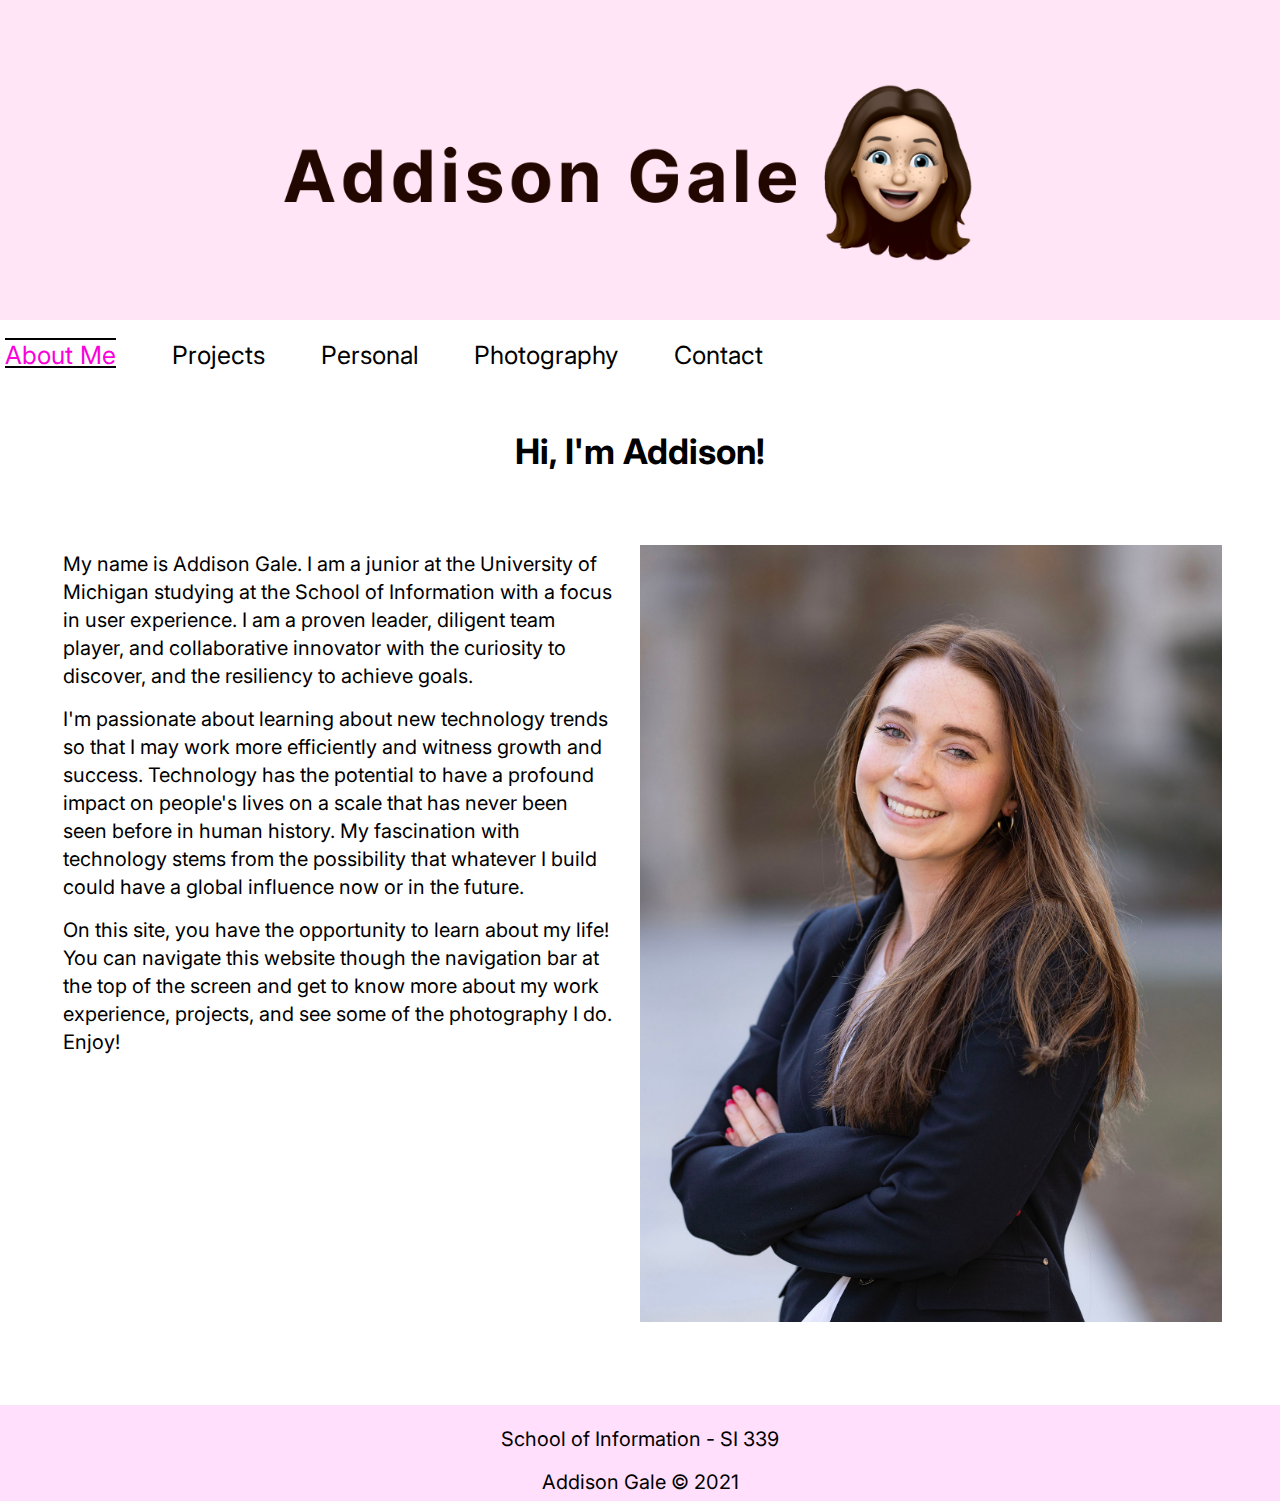
<file: index.html>
<!DOCTYPE html>
<html lang="en-US">

<head>
	<meta charset="UTF-8">
	<meta name="viewport" content="width=device-width, initial-scale=1.0">
	<title>About Me</title>
	<link rel="icon" type="image/png" href="images/favicon.ico">
	<link rel="stylesheet" href="css/html5reset.css">
	<link rel="stylesheet" href="css/style.css">
	<link rel="stylesheet" href="https://fonts.googleapis.com/css2?family=Inter&display=swap">
	<!-- Global site tag (gtag.js) - Google Analytics -->
	<script async src="https://www.googletagmanager.com/gtag/js?id=G-8BKKLFZXF0"></script>
	<script>
 		window.dataLayer = window.dataLayer || [];
 		function gtag(){dataLayer.push(arguments);}
		gtag('js', new Date());
		gtag('config', 'G-8BKKLFZXF0');
	</script>
</head>

<body class="ag_about">
	<div class="skip"><a href="#content">Skip to Main Content</a></div>
	<header>
		<div class="banner">
			<img src="images/banner.png" alt="My memoji and name"/>
		</div>
		<nav>
			<ul>
				<li><a href="index.html" aria-current="page"> About Me</a></li>
				<li><a href="projects.html">Projects</a></li>
				<li><a href="personal.html">Personal</a></li>
				<li><a href="photography.html">Photography</a></li>
				<li><a href="contact.html">Contact</a></li>
			</ul>
		</nav>

		<h1>Hi, I'm Addison!</h1>

	</header>

	<div class="site_content">
		<main id="content">
			<div class="aboutme">
				<p>My name is Addison Gale. I am a junior at the University of Michigan studying at the School of
					Information with a focus in user experience. I am a proven leader, diligent team player, and
					collaborative innovator with the curiosity to discover, and the resiliency to achieve goals.</p>
				<p>I'm passionate about learning about new technology trends so that I may work more efficiently and witness
					growth and success. Technology has the potential to have a profound impact on people's lives on a scale
					that has never been seen before in human history. My fascination with technology stems from the
					possibility that whatever I build could have a global influence now or in the future.</p>
				<p>On this site, you have the opportunity to learn about my life! You can navigate this website though the navigation bar at the top of the screen and get to know more about my work experience, projects, and see some of the photography I do. Enjoy!</p>
			</div>
			<img src="images/portrait.jpg" class="portrait_img" alt="Portrait of Addison Gale." />
		<form action="https://formspree.io/f/mvoloojg" method="POST">
		</main>
	</div>

	<footer class="page_footer">
		<p>School of Information - SI&nbsp;339</p>
		<p>Addison Gale &copy; 2021</p>
	</footer>
</body>

</html>
</file>
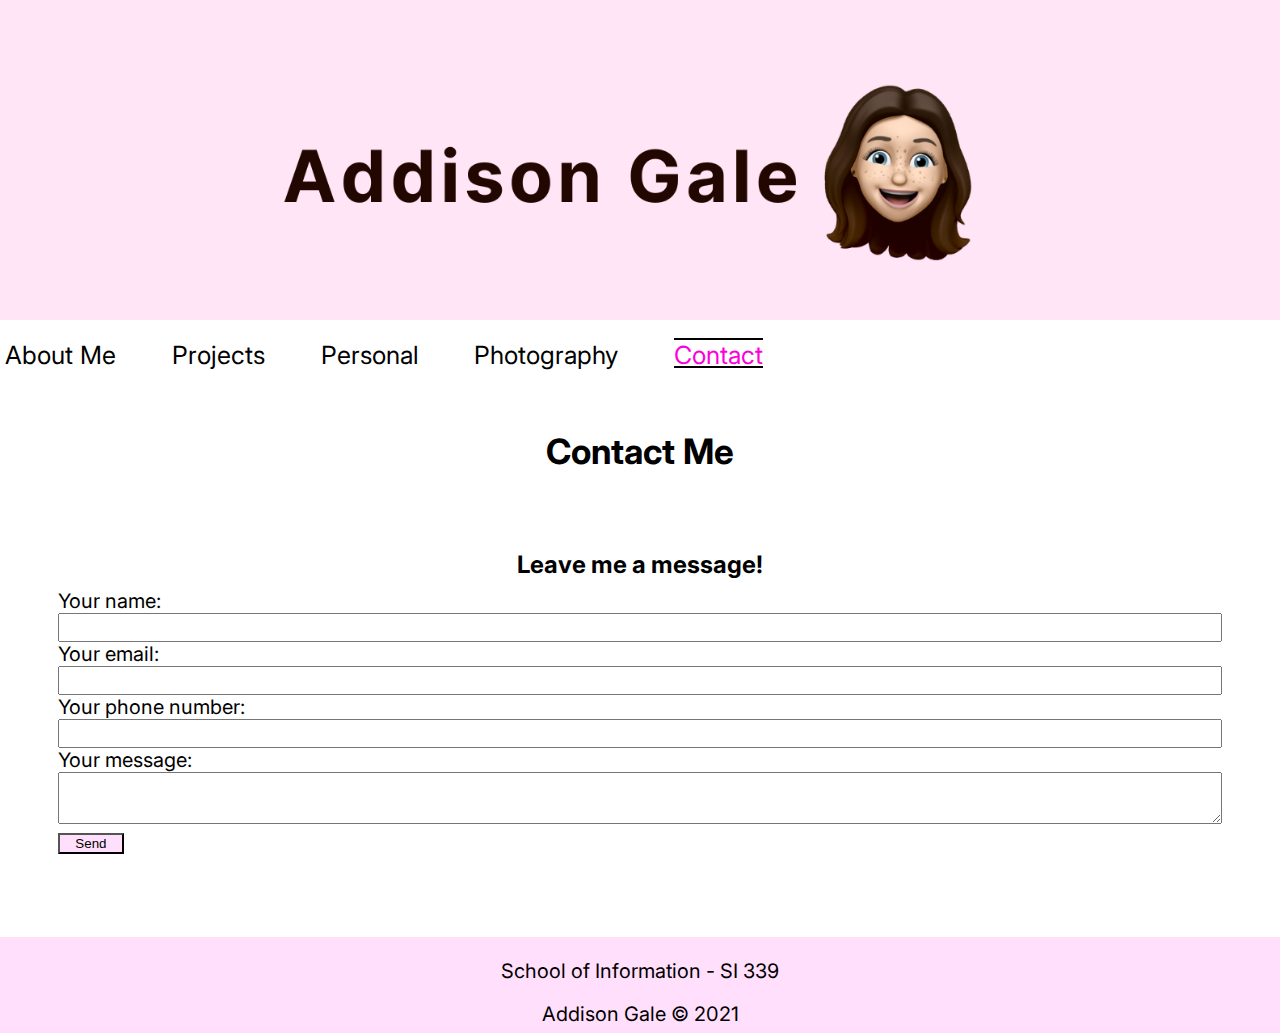
<file: contact.html>
<!DOCTYPE html>
<html lang="en-US">

<head>
	<meta charset="UTF-8">
	<meta name="viewport" content="width=device-width, initial-scale=1.0">
	<title>About Me</title>
	<link rel="icon" type="image/png" href="images/favicon.ico">
	<link rel="stylesheet" href="css/html5reset.css">
	<link rel="stylesheet" href="css/style.css">
	<link rel="stylesheet" href="https://fonts.googleapis.com/css2?family=Inter&display=swap">
	<!-- Global site tag (gtag.js) - Google Analytics -->
	<script async src="https://www.googletagmanager.com/gtag/js?id=G-8BKKLFZXF0"></script>
	<script>
 		window.dataLayer = window.dataLayer || [];
 		function gtag(){dataLayer.push(arguments);}
		gtag('js', new Date());
		gtag('config', 'G-8BKKLFZXF0');
	</script>
</head>

<body class="contact">
	<div class="skip"><a href="#content">Skip to Main Content</a></div>
	<header>
        <div class="banner">
			<img src="images/banner.png" alt="My memoji and name"/>
		</div>
		<nav>
			<ul>
				<li><a href="index.html">About Me</a></li>
				<li><a href="projects.html">Projects</a></li>
				<li><a href="personal.html">Personal</a></li>
                <li><a href="photography.html">Photography</a></li>
                <li><a href="contact.html" aria-current="page">Contact</a></li>
			</ul>
		</nav>

		<h1>Contact Me</h1>

	</header>

	<div class="site_content">
		<main id="content">
		<form action="https://formspree.io/f/mvoloojg" method="POST">
		<section>
			<div class="form">
                <h2>Leave me a message!</h2>
				<label>Your name:<input type="name" name="name"></label>
                <label>Your email:<input type="email" name="_replyto"></label>
                <label>Your phone number:<input type="phone" name="phone_number"></label>
				<label>Your message:<textarea name="message"></textarea></label>
				<button type="submit">Send</button>
		</form>
			</div>
		</section>
		</main>
	</div>

	<footer class="page_footer">
		<p>School of Information - SI&nbsp;339</p>
		<p>Addison Gale &copy; 2021</p>
	</footer>
</body>

</html>
</file>
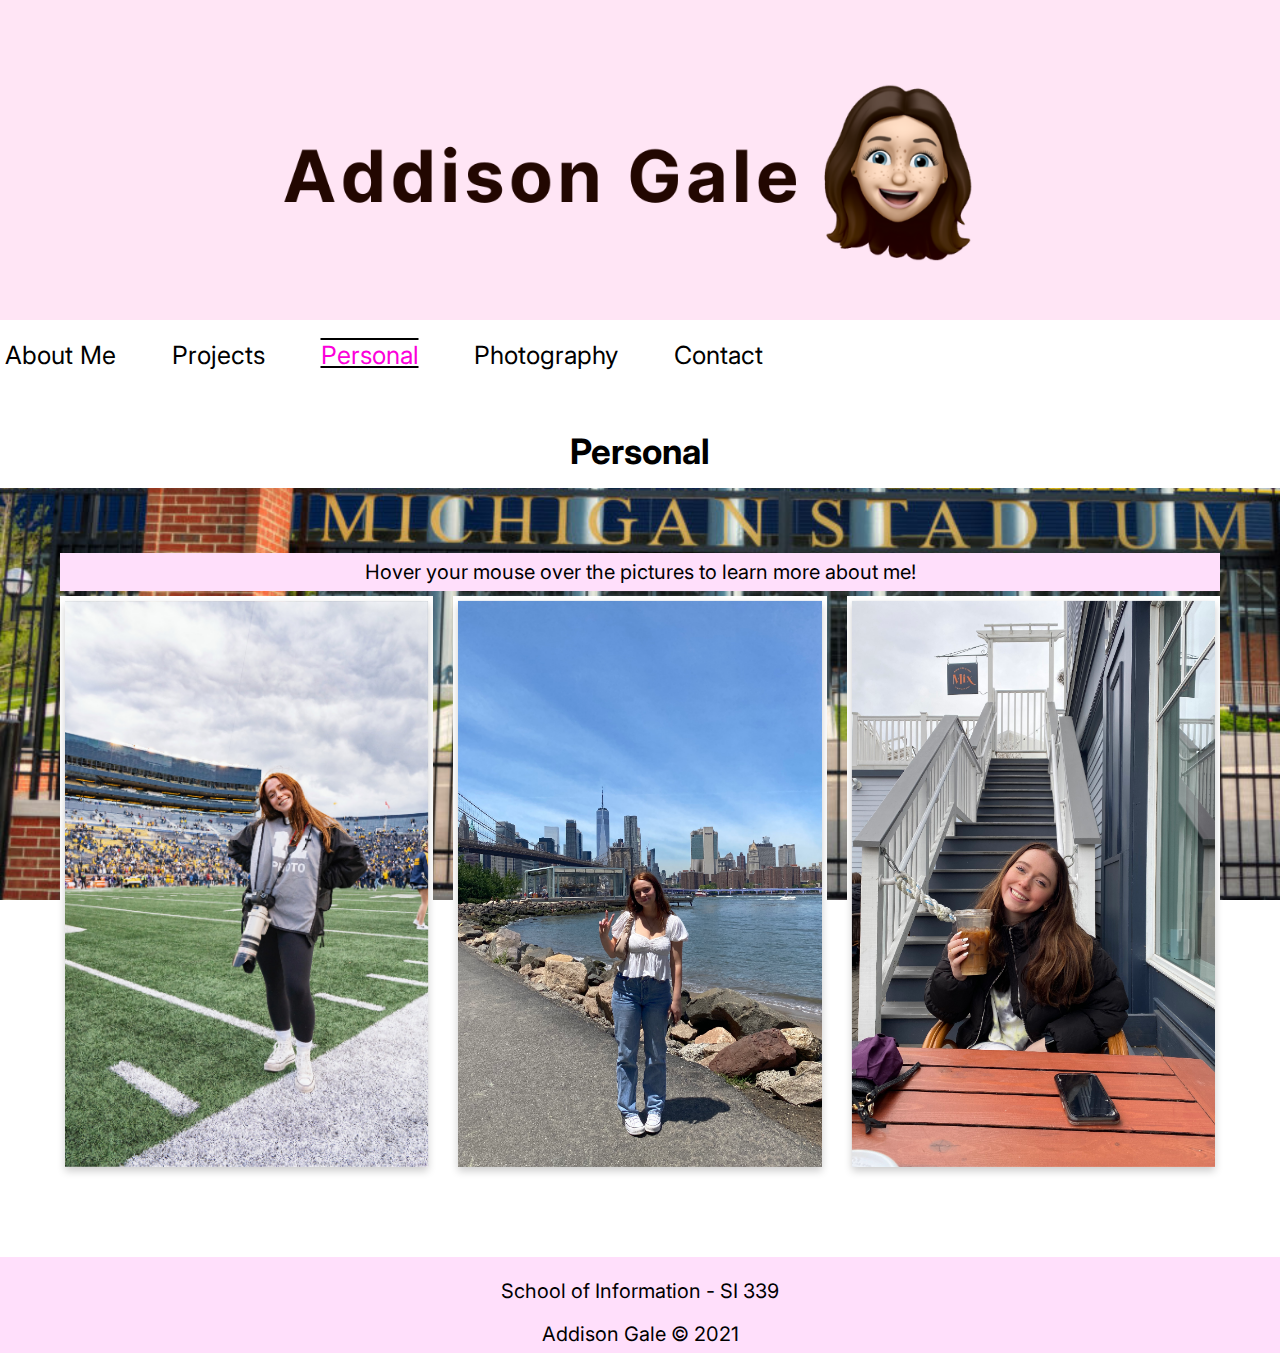
<file: personal.html>
<!DOCTYPE html>
<html lang="en-US">

<head>
	<meta charset="UTF-8">
	<meta name="viewport" content="width=device-width, initial-scale=1.0">
	<title>Personal</title>
	<link rel="icon" type="image/png" href="images/favicon.ico">
	<link rel="stylesheet" href="css/html5reset.css">
	<link rel="stylesheet" href="css/style.css">
	<link rel="stylesheet" href="https://fonts.googleapis.com/css2?family=Inter&display=swap">
	<script async src="https://www.googletagmanager.com/gtag/js?id=G-8BKKLFZXF0"></script>
	<script>
		window.dataLayer = window.dataLayer || [];

		function gtag() {
			dataLayer.push(arguments);
		}
		gtag('js', new Date());
		gtag('config', 'G-8BKKLFZXF0');
	</script>
</head>

<body class="personal">
	<div class="skip"><a href="#content">Skip to Main Content</a></div>
	<header>
		<div class="banner">
			<img src="images/banner.png" alt="My memoji and name" />
		</div>
		<nav>
			<ul>
				<li><a href="index.html">About Me</a></li>
				<li><a href="projects.html">Projects</a></li>
				<li><a href="personal.html" aria-current="page">Personal</a></li>
				<li><a href="photography.html">Photography</a></li>
				<li><a href="contact.html">Contact</a></li>
			</ul>
		</nav>
		<h1>Personal</h1>
	</header>


	<div class="about_personal">
		<main id="content">
			<div class="hover_text">
				<p>Hover your mouse over the pictures to learn more about me!</p>
			</div>
			<div class="flip_container">
				<div class="flip-card">
					<div class="flip-card-inner">
						<div class="flip-card-front">
							<img src="images/photographer.jpg"
								alt="Addison Gale on the sidelines o a Michigan Football game.">
						</div>
						<div class="flip-card-back">
							<h2>Hobbies</h1>
							<p>I'm a photographer for Michigan Athletics. My favorite sports to photograph are basketball, football, and hockey. You can catch me standing on the sidelines or courtside of most games!</p>
						</div>
					</div>
				</div>
				<div class="flip-card">
					<div class="flip-card-inner">
						<div class="flip-card-front">
							<img src="images/travel.jpeg"
								alt="Addison Gale posing with a peace sign in Brooklyn, New York.">
						</div>
						<div class="flip-card-back">
							<h2>Travel</h2>
							<p>I travel every chance I get. This summer, I took advantage of "work from home" and traveled all over. My favorite places to visit are NYC, Los Angeles, and Nashville.</p>
						</div>
					</div>
				</div>
				<div class="flip-card">
					<div class="flip-card-inner">
						<div class="flip-card-front">
							<img src="images/coffee.JPG"
								alt="Addison Gale laughing and holding a coffee in Mystic, CT. ">
						</div>
						<div class="flip-card-back">
							<h2>Coffee</h2>
							<p>I love coffee! Everytime I'm somewhere new I try to find a local shop so I can try their coffee. My usual order consists of a dark roast coffee with no cream or sugar or a cappucino.</p>
						</div>
					</div>
				</div>
		</main>
	</div>
	<footer class="page_footer">
		<p>School of Information - SI&nbsp;339</p>
		<p>Addison Gale &copy; 2021</p>
	</footer>
</body>

</html>
</file>
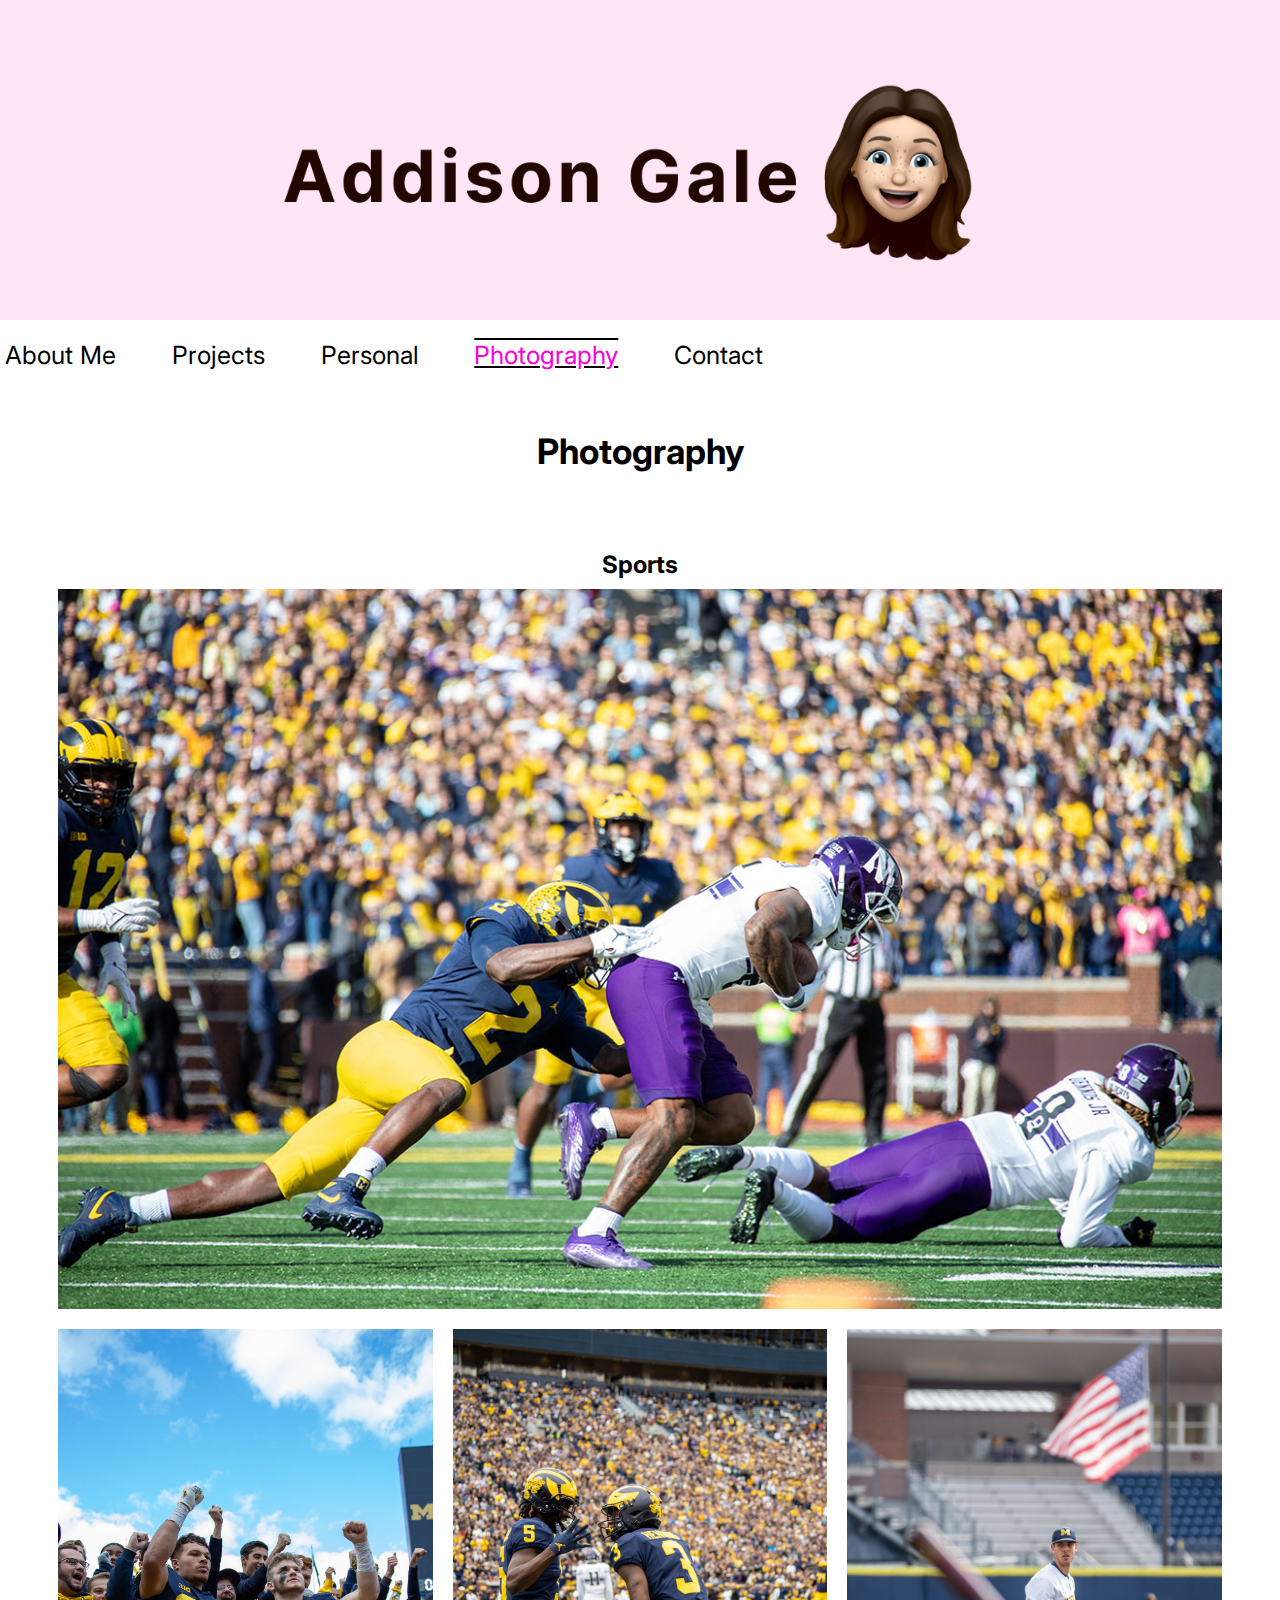
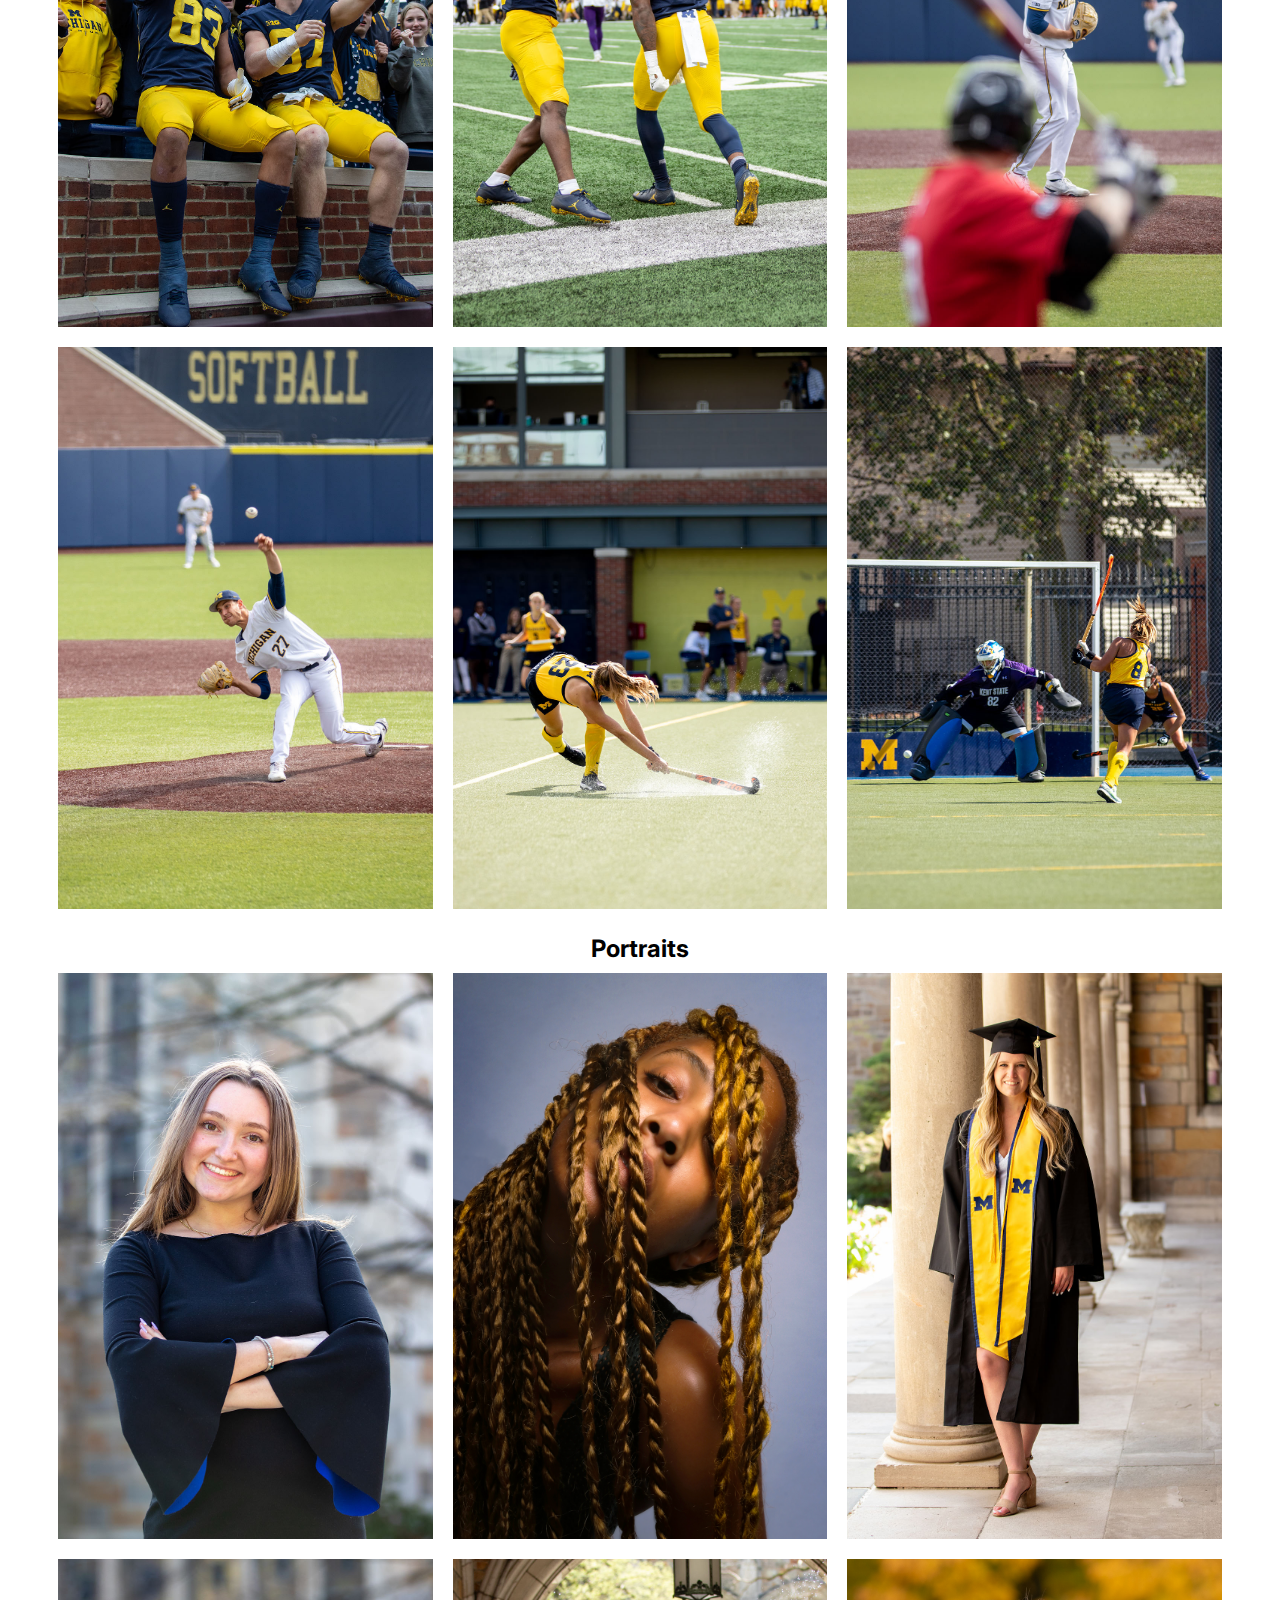
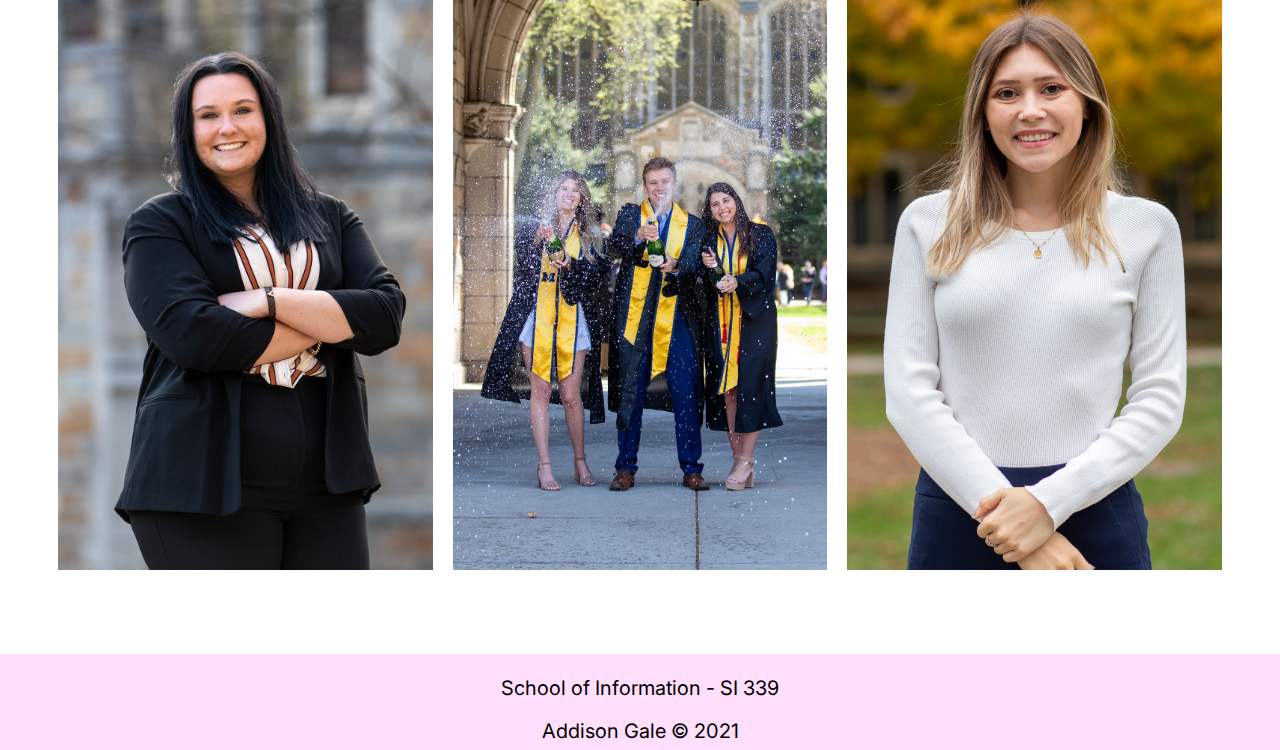
<file: photography.html>
<!DOCTYPE html>
<html lang="en-US">

<head>
	<meta charset="UTF-8">
	<meta name="viewport" content="width=device-width, initial-scale=1.0">
	<title>Photography</title>
	<link rel="icon" type="image/png" href="images/favicon.ico">
	<link rel="stylesheet" href="css/html5reset.css">
	<link rel="stylesheet" href="css/style.css">
	<link rel="stylesheet" href="https://fonts.googleapis.com/css2?family=Inter&display=swap">
	<script async src="https://www.googletagmanager.com/gtag/js?id=G-8BKKLFZXF0"></script>
	<script>
 		window.dataLayer = window.dataLayer || [];
 		function gtag(){dataLayer.push(arguments);}
		gtag('js', new Date());
		gtag('config', 'G-8BKKLFZXF0');
	</script>
</head>

<body>
	<div class="skip"><a href="#content">Skip to Main Content</a></div>
	<header>
		<div class="banner">
			<img src="images/banner.png" alt="My memoji and name"/>
		</div>
		<nav>
			<ul>
				<li><a href="index.html">About Me</a></li>
				<li><a href="projects.html">Projects</a></li>
				<li><a href="personal.html">Personal</a></li>
				<li><a href="photography.html" aria-current="page">Photography</a></li>
				<li><a href="contact.html">Contact</a></li>
			</ul>
		</nav>
		<h1>Photography</h1>
	</header>


	<div class="site_content">
		<main id="content">
			<section>
				<h2>Sports</h2>
				<div class="sports_photos">
					<img src="images/football3.jpg" alt="UMICH Football of Michigan player diving to tackle Northwestern player."/>
					<img src="images/football.jpg"
						alt="UMICH Football Aidan Hutchinson and Erick Al celebrating a Michigan win." />
					<img src="images/baseball2.jpg" alt="UMICH Baseball player pitching at Rutgers Game Spring 2021." />
					<img src="images/fockey.jpg"
						alt="UMICH Field Hockey player sweeping the ball against Kent State Game Fall 2021." />
					<img src="images/fockey2.jpg"
						alt="UMICH Field Hockey goal on Michigan against Kent State Game Fall 2021." />
					<img src="images/football2.jpg"
						alt="UMICH Football celebratng a touchdown against Northwestern 2021."/>
					<img src="images/baseball.jpg" alt="UMICH Baseball Rutgers Game Fall 2021." />
				</div>
			</section>
			<section>
			<h2>Portraits</h2>
			<div class="portrait_photos">
				<img src="images/headshot2.jpg" alt="Headshot of female student smiling." />
				<img src="images/model.png" alt="NYC Model with hair in her face." />
				<img src="images/grad.jpg" alt="Graduation picture of student leaning against an archway." />
				<img src="images/headshot.jpg" alt="Headshot of female student smiling with arms crossed." />
				<img src="images/champagne.jpg"
					alt="Champagne pop of three students graduating in the University of Michigan law quad." />
				<img src="images/headshot3.jpg" alt="Headshot of student with fall leaves behind her." />
			</div>
			</section>
		</main>
	</div>
	<footer class="page_footer">
		<p>School of Information - SI&nbsp;339</p>
		<p>Addison Gale &copy; 2021</p>
	</footer>
</body>

</html>
</file>
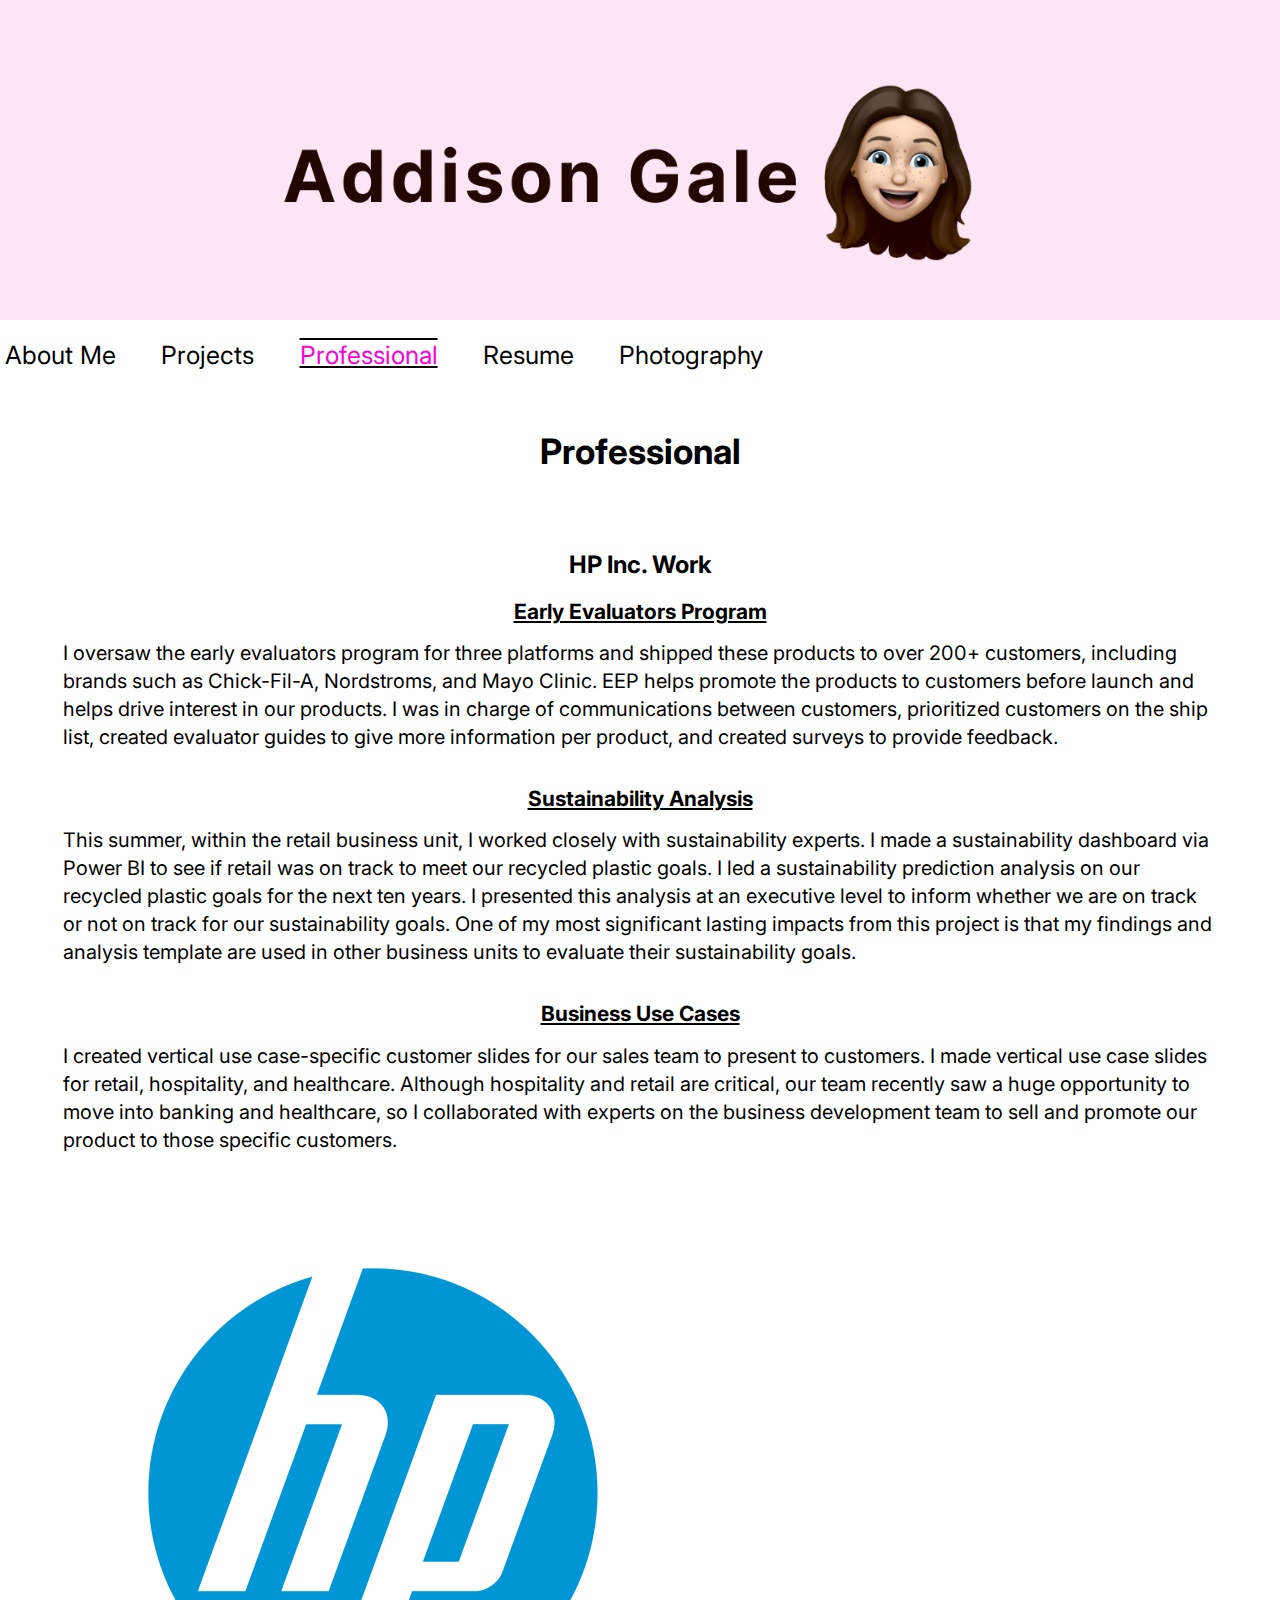
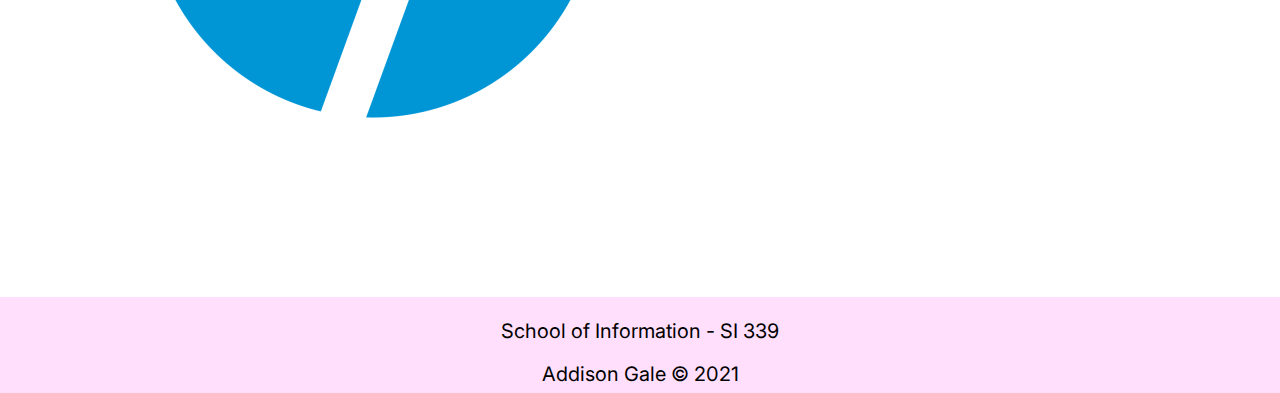
<file: professional.html>
<!DOCTYPE html>
<html lang="en-US">

<head>
	<meta charset="UTF-8">
	<meta name="viewport" content="width=device-width, initial-scale=1.0">
	<title>Projects</title>
	<link rel="icon" type="image/png" href="images/favicon.ico">
	<link rel="stylesheet" href="css/html5reset.css">
	<link rel="stylesheet" href="css/style.css">
    <link rel="stylesheet" href="https://fonts.googleapis.com/css2?family=Inter&display=swap">
    <script async src="https://www.googletagmanager.com/gtag/js?id=G-8BKKLFZXF0"></script>
	<script>
 		window.dataLayer = window.dataLayer || [];
 		function gtag(){dataLayer.push(arguments);}
		gtag('js', new Date());
		gtag('config', 'G-8BKKLFZXF0');
	</script>
</head>

<body class="internships">
	<div class="skip"><a href="#content">Skip to Main Content</a></div>
	<header>
		<img src="images/banner.png" alt="Top banner of name and Apple memoji"/>
		<nav>
			<ul>
				<li><a href="index.html">About Me</a></li>
                <li><a href="projects.html">Projects</a></li>
                <li><a href="professional.html" aria-current="page">Professional</a></li>
				<li><a href="resume.html">Resume</a></li>
                <li><a href="photography.html">Photography</a></li>
            
			</ul>
		</nav>
		<h1>Professional</h1>
	</header>


	<div class="site_content">
		<main id="content">
        <div class="professional">
				<h2>HP Inc. Work</h2>
				<section>
					<h3>Early Evaluators Program</h3>
					<p>I oversaw the early evaluators program for three platforms and shipped these products to over 200+
						customers, including brands such as Chick-Fil-A, Nordstroms, and Mayo Clinic. EEP helps promote the
						products to customers before launch and helps drive interest in our products. I was in charge of
						communications between customers, prioritized customers on the ship list, created evaluator guides to
						give more information per product, and created surveys to provide feedback.</p>
				</section>
				<section>
					<h3>Sustainability Analysis</h3>
					<p>This summer, within the retail business unit, I worked closely with sustainability experts. I made a
						sustainability dashboard via Power BI to see if retail was on track to meet our recycled plastic goals.
						I led a sustainability prediction analysis on our recycled plastic goals for the next ten years. I
						presented this analysis at an executive level to inform whether we are on track or not on track for our
						sustainability goals. One of my most significant lasting impacts from this project is that my findings
						and analysis template are used in other business units to evaluate their sustainability goals.</p>
				</section>
				<section>
					<h3>Business Use Cases</h3>
					<p>I created vertical use case-specific customer slides for our sales team to present to customers. I made
						vertical use case slides for retail, hospitality, and healthcare. Although hospitality and retail are
						critical, our team recently saw a huge opportunity to move into banking and healthcare, so I
						collaborated with experts on the business development team to sell and promote our product to those
						specific customers.</p>
				</section>
            </div>
            <img src="images/hp_logo.png" alt="Hewlett-Packard Logo" />
		</main>
	</div>
	<footer class="page_footer">
		<p>School of Information - SI&nbsp;339</p>
		<p>Addison Gale &copy; 2021</p>
	</footer>
</body>

</html>
</file>
<file: css/style.css>
body {
	font-family: 'Inter', 'Times New Roman';
	font-size: 125%;
	background-color: white;
}

.site_content {
	padding: 1.5%;
	margin: 3%;
	background-color: white;
}

h1 {
	font-size: 1.75em;
	font-weight: bold;
	text-align: center;
	line-height: 1.75;
}

h2 {
	font-weight: bold;
	text-align: center;
	font-size: 1.2em;
}

h3 {
	font-weight: bold;
	text-align: center;
	text-decoration: underline;
	line-height: 2.15;
	font-size: 1.05em;
}

nav {
	background-color: white;
}

nav a {
	color: black;
	text-decoration: none;
}

nav ul {
	display: block;
	padding: 5px;
	font-size: .85em;
	font-size: clamp(.75em, 4vw, 1.25em);
	line-height: 2em;
}

nav li [aria-current="page"] {
	color: rgb(251, 0, 218);
	text-decoration: underline overline black;
}

@media screen and (min-width: 725px) {
	nav ul {
		width: 48ch;
		display: flex;
		justify-content: space-between;
		align-items: flex-end;
		margin-bottom: 1.25em;
	}
}

/* ABOUT ME */
.portrait_img {
	animation-name: rotate;
	animation-duration: 5s;
	animation-delay: 1s;
	animation-timing-function: ease-out;
	animation-iteration-count: 1;
}

/* https://www.w3schools.com/cssref/tryit.asp?filename=trycss_anim_transform */
@keyframes rotate {
	50% {
		transform: rotate(180deg);
	}
}

@media all and (prefers-reduced-motion:reduce) {
	.portrait_img {
		transition: none;
		animation: none;
	}

	.personal{
		background-attachment: scroll;
	}

	.flip-card,
	.flip-card-inner,
	.flip-card-front,
	.flip-card-back {
		transition: none;
		animation: none;
	}

	.flip-card-inner{
		animation-iteration-count: 1 !important; 
        transition-duration: 0.0001ms !important;
	}

	.flip-card:hover{
		transition: none;
		animation: none;
	}

}

p,
h1,
h2 {
	padding: 5px;
	margin-bottom: 5px;
}

p {
	line-height: 1.4;
}

main {
	margin-bottom: 2vw;
}

.skip a {
	background: white;
	left: 0;
	padding: 6px;
	-webkit-transition: top 1s ease-out;
	transition: top 1s ease-out;
	z-index: 1;
	position: absolute;
	top: -40px;

}

.skip a:focus {
	position: absolute;
	top: 0px;
}

.portrait_photos,
.sports_photos {
	display: grid;
	grid-template-columns: 1fr;
	grid-gap: 12px;
}

a:visited {
	color: black
}

main ul li {
	list-style-type: disc;
	line-height: 1.25;
	padding: 5px;
}

/* CONTACT */
.site_content label {
	display: block;
}

.site_content input,
.site_content textarea {
	width: 100%;
}

.site_content button {
	width: 5em;
	background-color: rgb(255, 223, 251);
}

/* PERSONAL */
.personal {
	height: 80vh;
	background-color: white;
	background-image: url("../images/michiganstadium.jpeg");
	background-attachment: fixed;
	background-repeat: no-repeat;
	background-size: cover;
	object-fit: fill;
}

.hover_text p {
	visibility: hidden;
}

.personal header,
p,
h2 {
	background-color: white;
}

/* PROJECTS */
.projects {
	line-height: 1.75;
}

.projects h1 {
	font-size: 1.25em;
}

.projects h2 {
	font-weight: bold;
	text-decoration: underline;
	line-height: 1.2;
	margin-bottom: 7px;
}

.projects img {
	padding: 6px;
	margin: 0 auto;
}

section {
	margin-bottom: 1em;
}

.page_footer, .page_footer p{
	background-color: rgb(255, 223, 251);
	padding-top: 10px;
	text-align: center;
	margin: 0 auto;
	color: black;
}

/* TABLET */
@media screen and (min-width: 750px) {

	/* ABOUT PAGE */
	.ag_about main {
		display: flex;
	}

	.ag_about main img {
		width: 50%;
		height: 50%;
		margin-left: 1em;
	}

	/* PHOTOGRAPHY PAGE */
	.portrait_photos,
	.sports_photos {
		display: grid;
		grid-template-columns: 1fr 1fr;
		grid-gap: 1em;

	}

	.portrait_photos img,
	.sports_photos img {
		object-fit: cover;
		height: 100%
	}

	.sports_photos img:first-child {
		grid-column: 1 / -1;
		width: 100%;
	}

	/* PROJECTS */
	.projects img {
		width: 50%;
		display: block;
		margin-left: auto;
		margin-right: auto;
	}

	.projects {
		margin: 0 auto;
	}

	/* PERSONAL */

}

/* DESKTOP */
@media screen and (min-width: 855px) {

	/* PHOTOGRAPHY */
	.portrait_photos,
	.sports_photos {
		display: grid;
		grid-template-columns: 1fr 1fr 1fr;
		grid-gap: 1em;
	}

	/* PHOTOGRAPHY */

	.sports_photos img:nth-child(2) {
		grid-column: 1;
		grid-row: 2;
	}

	.sports_photos img:nth-child(3) {
		grid-column: 3;
		grid-row: 2;
	}

	.sports_photos img:nth-child(4) {
		grid-column: 2;
		grid-row: 3;
	}

	.sports_photos img:nth-child(5) {
		grid-column: 3;
		grid-row: 3;
	}

	.sports_photos img:nth-child(6) {
		grid-column: 2;
		grid-row: 2;
	}

	.sports_photos img:nth-child(7) {
		grid-column: 1;
		grid-row: 3;
	}

	/* PROJECTS */
	.projects section {
		display: grid;
		grid-template-columns: 1.5fr 1fr;
		grid-template-rows: 2em 1fr;
	}

	.projects p {
		margin-top: 1em;
	}

	.projects section img {
		grid-column: 1;
		grid-row: 1 / span 2;
		object-fit: cover;
	}


	/* PERSONAL */

	.about_personal {
		padding: 3em;
	}

	.about_personal p {
		visibility: visible;
	}

	.personal p,
	.personal h2 {
		background-color: rgb(255, 223, 251);
		text-align: center;
	}

	/* https://www.w3schools.com/howto/howto_css_flip_card.asp */
	.flip_container {
		display: flex;
		gap: 1em;
	}

	.flip-card {
		border: 5px solid white;
		--card-width: calc(30 * 1vw);
		--card-height: calc(var(--card-width) * 1.5);
		background-color: transparent;
		width: var(--card-width);
		height: var(--card-height);
		perspective: 1000px;
		flex-grow: 1;
	}

	.flip-card-inner {
		position: relative;
		width: 100%;
		height: 100%;
		text-align: center;
		transition: transform 0.6s;
		transform-style: preserve-3d;
		box-shadow: 0 4px 8px 0 rgba(0, 0, 0, 0.2);
	}

	.flip-card:hover .flip-card-inner {
		transform: rotateY(180deg);
	}

	.flip-card-front,
	.flip-card-back {
		position: absolute;
		width: 100%;
		height: 100%;
		-webkit-backface-visibility: hidden;
		backface-visibility: hidden;
	}

	.flip-card-front {
		background-color: #bbb;
		color: black;
	}

	.flip-card-front img {
		width: 100%;
		height: 100%;
		object-fit: cover;
	}

	.flip-card-back {
		display: flex;
		flex-direction: column;
		justify-content: center;
		background-color: rgb(255, 223, 251);
		color: black;
		transform: rotateY(180deg);
		border: 5px solid white;
	}

}
</file>
